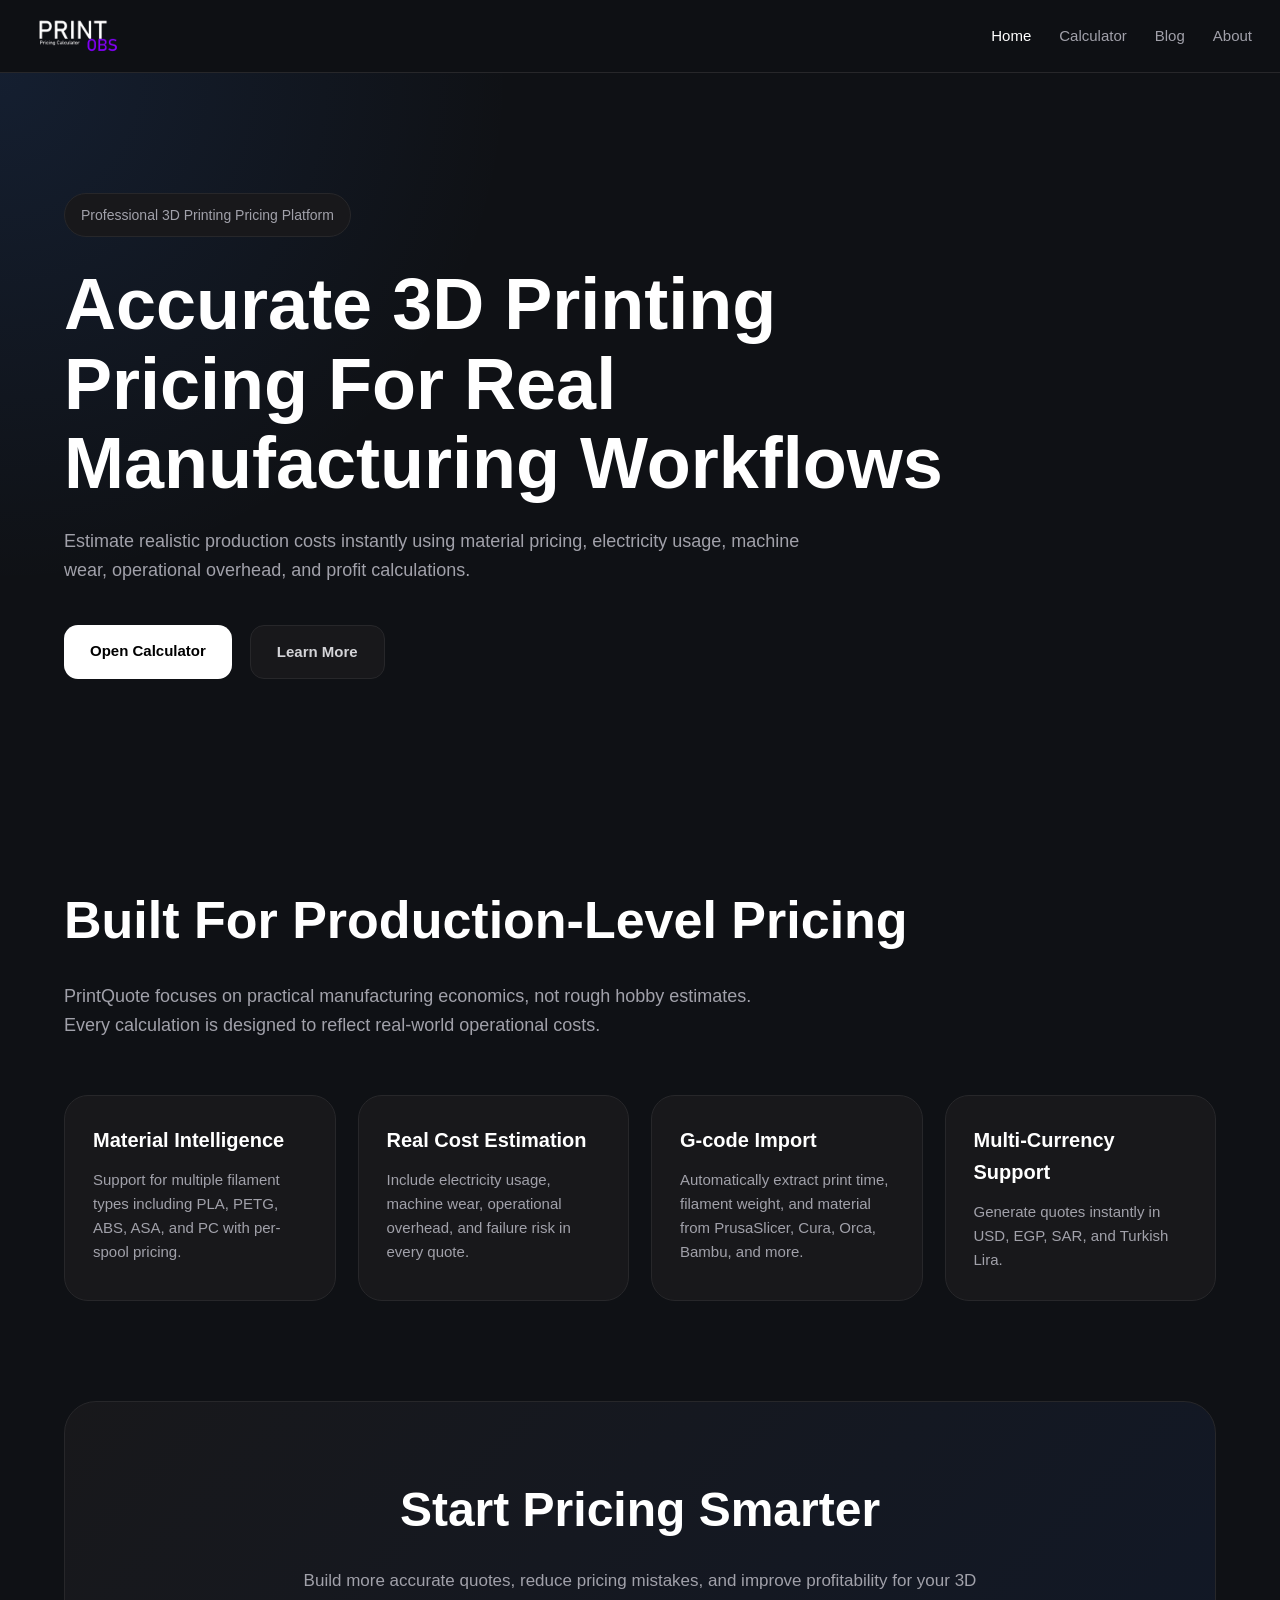
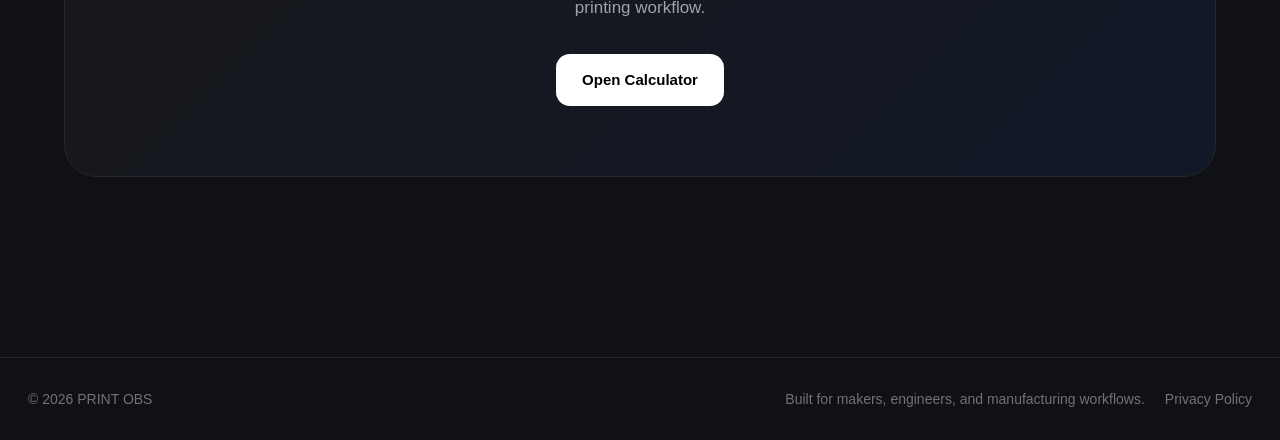
<file: index.html>
<!DOCTYPE html>
<html lang="en">
<head>
    <meta charset="UTF-8" />
    <meta name="viewport" content="width=device-width, initial-scale=1.0" />
    <title>PrintOBS | Professional 3D Printing Pricing</title>
    <link rel="stylesheet" href="styles.css" />
    <script async src="https://pagead2.googlesyndication.com/pagead/js/adsbygoogle.js?client=ca-pub-8421212805358320"
     crossorigin="anonymous"></script>
    <!-- Google tag (gtag.js) -->
<script async src="https://www.googletagmanager.com/gtag/js?id=G-G0H72SKBYG"></script>
<script>
  window.dataLayer = window.dataLayer || [];
  function gtag(){dataLayer.push(arguments);}
  gtag('js', new Date());

  gtag('config', 'G-G0H72SKBYG');
</script>
</head>
<body>

    <!-- NAVBAR -->
    <nav class="navbar">
        <div class="nav-content">

            <a href="index.html" class="logo-wrap">
                <img src="logo.png" alt="PRINT OBS" class="logo-icon" style="width: 100px; height:100px; object-fit:contain;">
            </a>

            <div class="nav-right">
                <div class="nav-links">
                    <a href="index.html" class="active">Home</a>
                    <a href="calculator.html">Calculator</a>
                    <a href="blog.html">Blog</a>
                    <a href="about.html">About</a>
                </div>
            </div>

        </div>
    </nav>

    <!-- HERO -->
    <section class="hero hero--index">
        <div class="container hero-content">

            <div class="hero-tag">Professional 3D Printing Pricing Platform</div>

            <h1>Accurate 3D Printing Pricing For Real Manufacturing Workflows</h1>

            <p>Estimate realistic production costs instantly using material pricing, electricity usage, machine wear, operational overhead, and profit calculations.</p>

            <div class="hero-buttons">
                <a href="calculator.html" class="button-primary">Open Calculator</a>
                <a href="blog.html" class="button-secondary">Learn More</a>
            </div>
           
        </div>
    </section>

    <!-- FEATURES -->
    <section class="section">
        <div class="container">

            <h2 class="section-title">Built For Production-Level Pricing</h2>

            <p class="section-sub">PrintQuote focuses on practical manufacturing economics, not rough hobby estimates. Every calculation is designed to reflect real-world operational costs.</p>

            <div class="features-grid">

                <div class="feature-card">
                    <h3>Material Intelligence</h3>
                    <p>Support for multiple filament types including PLA, PETG, ABS, ASA, and PC with per-spool pricing.</p>
                </div>

                <div class="feature-card">
                    <h3>Real Cost Estimation</h3>
                    <p>Include electricity usage, machine wear, operational overhead, and failure risk in every quote.</p>
                </div>

                <div class="feature-card">
                    <h3>G-code Import</h3>
                    <p>Automatically extract print time, filament weight, and material from PrusaSlicer, Cura, Orca, Bambu, and more.</p>
                </div>

                <div class="feature-card">
                    <h3>Multi-Currency Support</h3>
                    <p>Generate quotes instantly in USD, EGP, SAR, and Turkish Lira.</p>
                </div>

            </div>

        </div>
    </section>

    <!-- CTA -->
    <section style="padding-bottom:100px;">
        <div class="container">
            <div class="cta-box">
                <h2>Start Pricing Smarter</h2>
                <p>Build more accurate quotes, reduce pricing mistakes, and improve profitability for your 3D printing workflow.</p>
                <a href="calculator.html" class="button-primary">Open Calculator</a>
            </div>
        </div>
    </section>

    <!-- FOOTER -->
    <footer>
    <div class="footer-content">
        <p>© 2026 PRINT OBS</p>
        <div style="display:flex; gap:20px; flex-wrap:wrap; align-items:center;">
            <p>Built for makers, engineers, and manufacturing workflows.</p>
            <a href="privacy.html" style="color:#71717a; font-size:14px; transition:color 0.15s;"
               onmouseover="this.style.color='#fff'" onmouseout="this.style.color='#71717a'">Privacy Policy</a>
        </div>
    </div>
</footer>

</body>
</html>
</file>
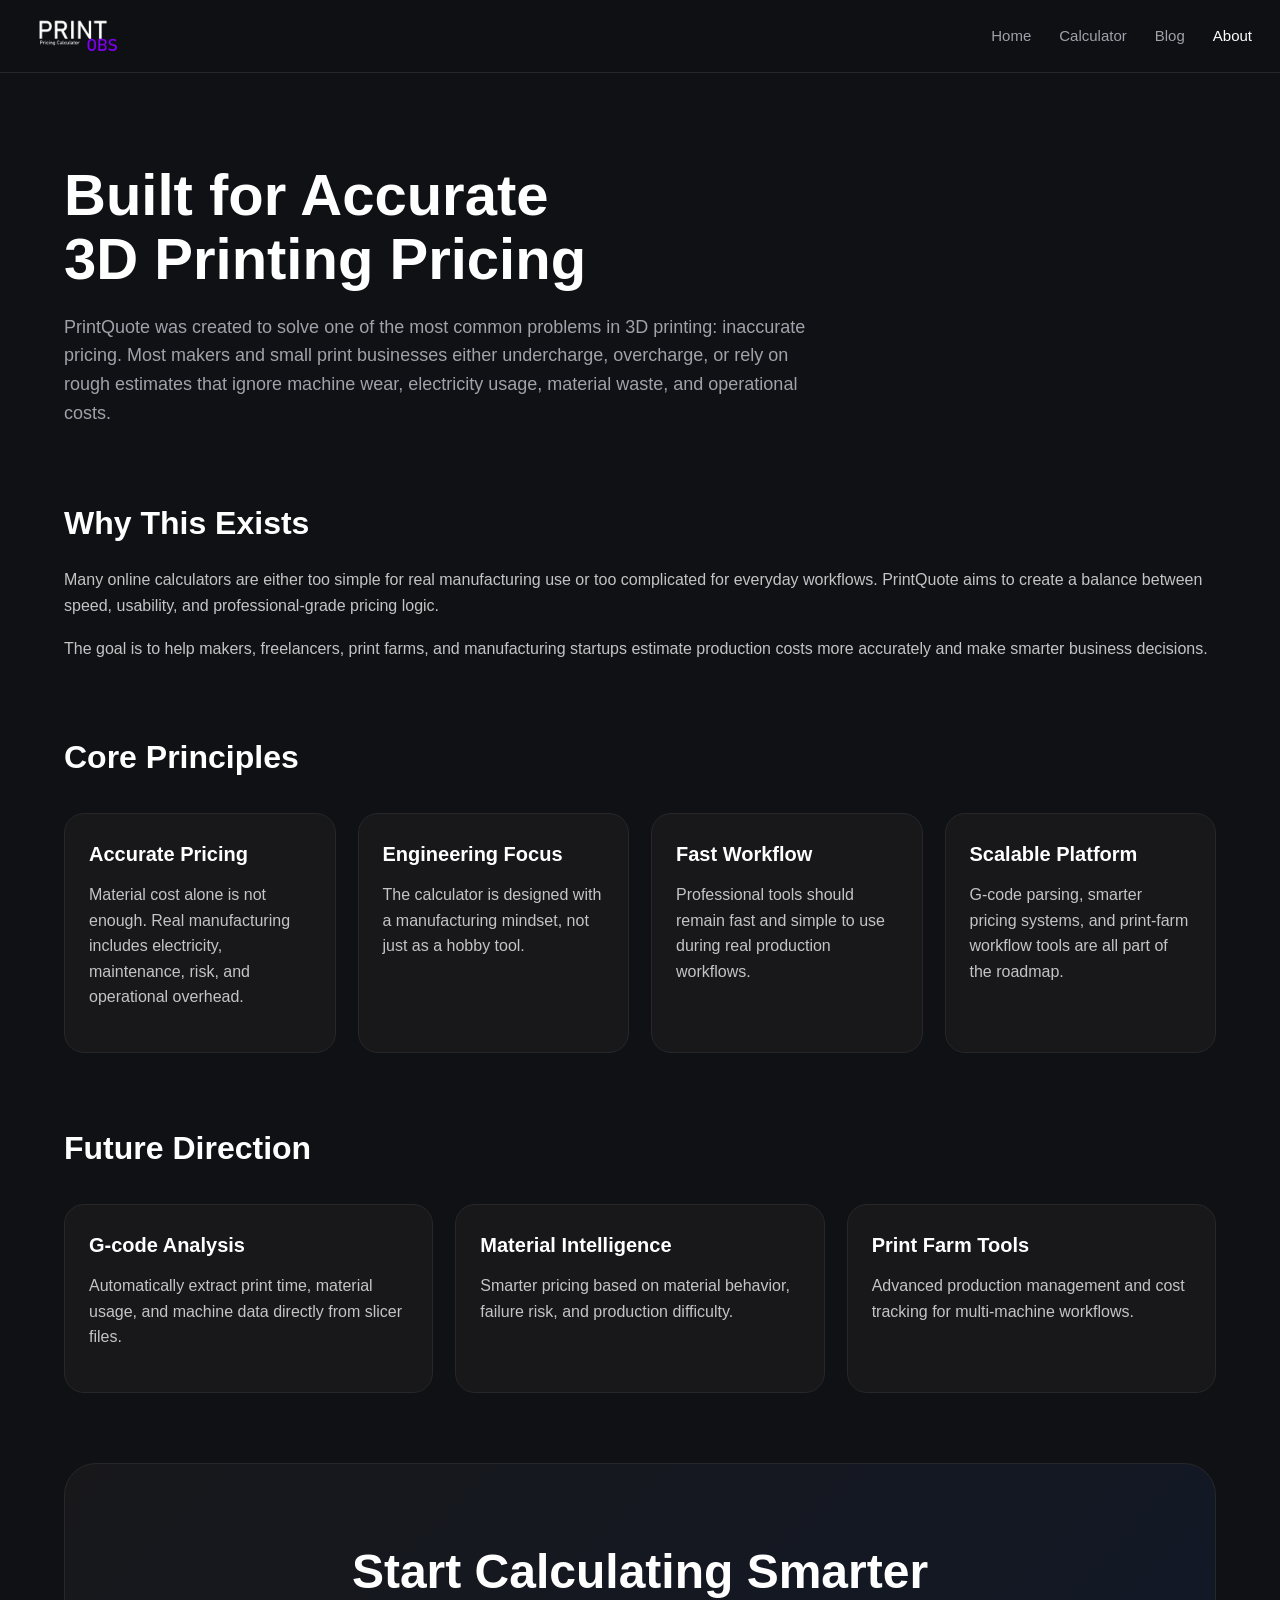
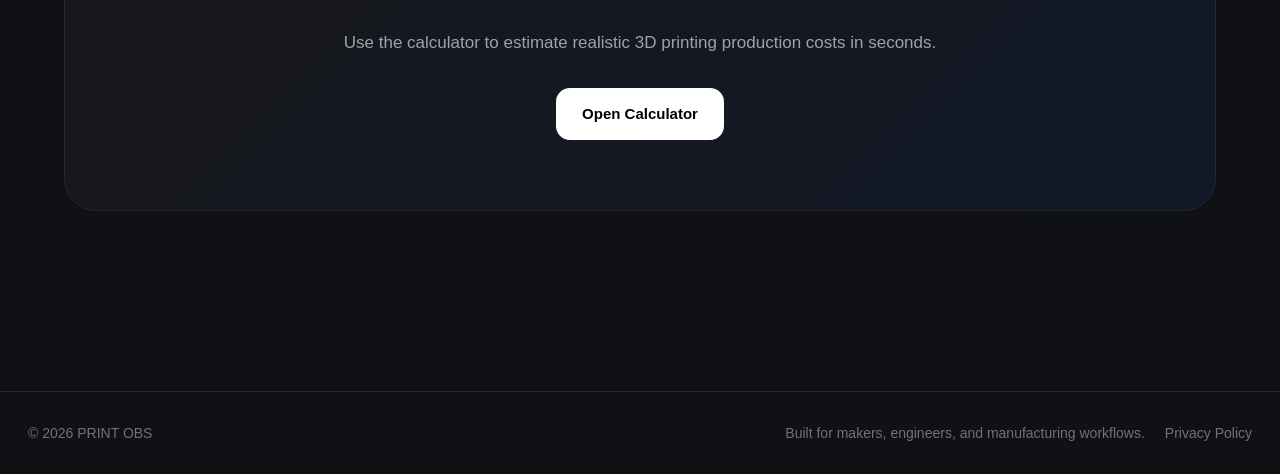
<file: about.html>
<!DOCTYPE html>
<html lang="en">
<head>
    <meta charset="UTF-8" />
    <meta name="viewport" content="width=device-width, initial-scale=1.0" />
    <title>About | PrintOBS</title>
    <link rel="stylesheet" href="styles.css" />
    <!-- Google tag (gtag.js) -->
<script async src="https://www.googletagmanager.com/gtag/js?id=G-G0H72SKBYG"></script>
<script>
  window.dataLayer = window.dataLayer || [];
  function gtag(){dataLayer.push(arguments);}
  gtag('js', new Date());

  gtag('config', 'G-G0H72SKBYG');
</script>
</head>
<body>

    <!-- NAVBAR -->
    <nav class="navbar">
        <div class="nav-content">

            <a href="index.html" class="logo-wrap">
                <img src="logo.png" alt="PRINT OBS" class="logo-icon" style="width: 100px; height:100px; object-fit:contain;">
            </a>

            <div class="nav-right">
                <div class="nav-links">
                    <a href="index.html">Home</a>
                    <a href="calculator.html">Calculator</a>
                    <a href="blog.html">Blog</a>
                    <a href="about.html" class="active">About</a>
                </div>
            </div>

        </div>
    </nav>

    <!-- HERO -->
    <section class="hero">
        <div class="container">
            <h1>Built for Accurate<br>3D Printing Pricing</h1>
            <p class="hero-desc">PrintQuote was created to solve one of the most common problems in 3D printing: inaccurate pricing. Most makers and small print businesses either undercharge, overcharge, or rely on rough estimates that ignore machine wear, electricity usage, material waste, and operational costs.</p>
        </div>
    </section>

    <!-- WHY -->
    <section class="container">
        <div class="content-section">
            <h2>Why This Exists</h2>
            <p>Many online calculators are either too simple for real manufacturing use or too complicated for everyday workflows. PrintQuote aims to create a balance between speed, usability, and professional-grade pricing logic.</p>
            <p>The goal is to help makers, freelancers, print farms, and manufacturing startups estimate production costs more accurately and make smarter business decisions.</p>
        </div>
    </section>

    <!-- CORE PRINCIPLES -->
    <section class="container">
        <div class="content-section">
            <h2>Core Principles</h2>
            <div class="grid">

                <div class="card">
                    <h3>Accurate Pricing</h3>
                    <p>Material cost alone is not enough. Real manufacturing includes electricity, maintenance, risk, and operational overhead.</p>
                </div>

                <div class="card">
                    <h3>Engineering Focus</h3>
                    <p>The calculator is designed with a manufacturing mindset, not just as a hobby tool.</p>
                </div>

                <div class="card">
                    <h3>Fast Workflow</h3>
                    <p>Professional tools should remain fast and simple to use during real production workflows.</p>
                </div>

                <div class="card">
                    <h3>Scalable Platform</h3>
                    <p>G-code parsing, smarter pricing systems, and print-farm workflow tools are all part of the roadmap.</p>
                </div>

            </div>
        </div>
    </section>

    <!-- FUTURE -->
    <section class="container">
        <div class="content-section">
            <h2>Future Direction</h2>
            <div class="grid">

                <div class="card">
                    <h3>G-code Analysis</h3>
                    <p>Automatically extract print time, material usage, and machine data directly from slicer files.</p>
                </div>

                <div class="card">
                    <h3>Material Intelligence</h3>
                    <p>Smarter pricing based on material behavior, failure risk, and production difficulty.</p>
                </div>

                <div class="card">
                    <h3>Print Farm Tools</h3>
                    <p>Advanced production management and cost tracking for multi-machine workflows.</p>
                </div>

            </div>
        </div>
    </section>

    <!-- CTA -->
    <section style="padding-bottom:100px;">
        <div class="container">
            <div class="cta-box">
                <h2>Start Calculating Smarter</h2>
                <p>Use the calculator to estimate realistic 3D printing production costs in seconds.</p>
                <a href="calculator.html" class="button-primary">Open Calculator</a>
            </div>
        </div>
    </section>

    <!-- FOOTER -->
    <footer>
    <div class="footer-content">
        <p>© 2026 PRINT OBS</p>
        <div style="display:flex; gap:20px; flex-wrap:wrap; align-items:center;">
            <p>Built for makers, engineers, and manufacturing workflows.</p>
            <a href="privacy.html" style="color:#71717a; font-size:14px; transition:color 0.15s;"
               onmouseover="this.style.color='#fff'" onmouseout="this.style.color='#71717a'">Privacy Policy</a>
        </div>
    </div>
</footer>

</body>
</html>
</file>
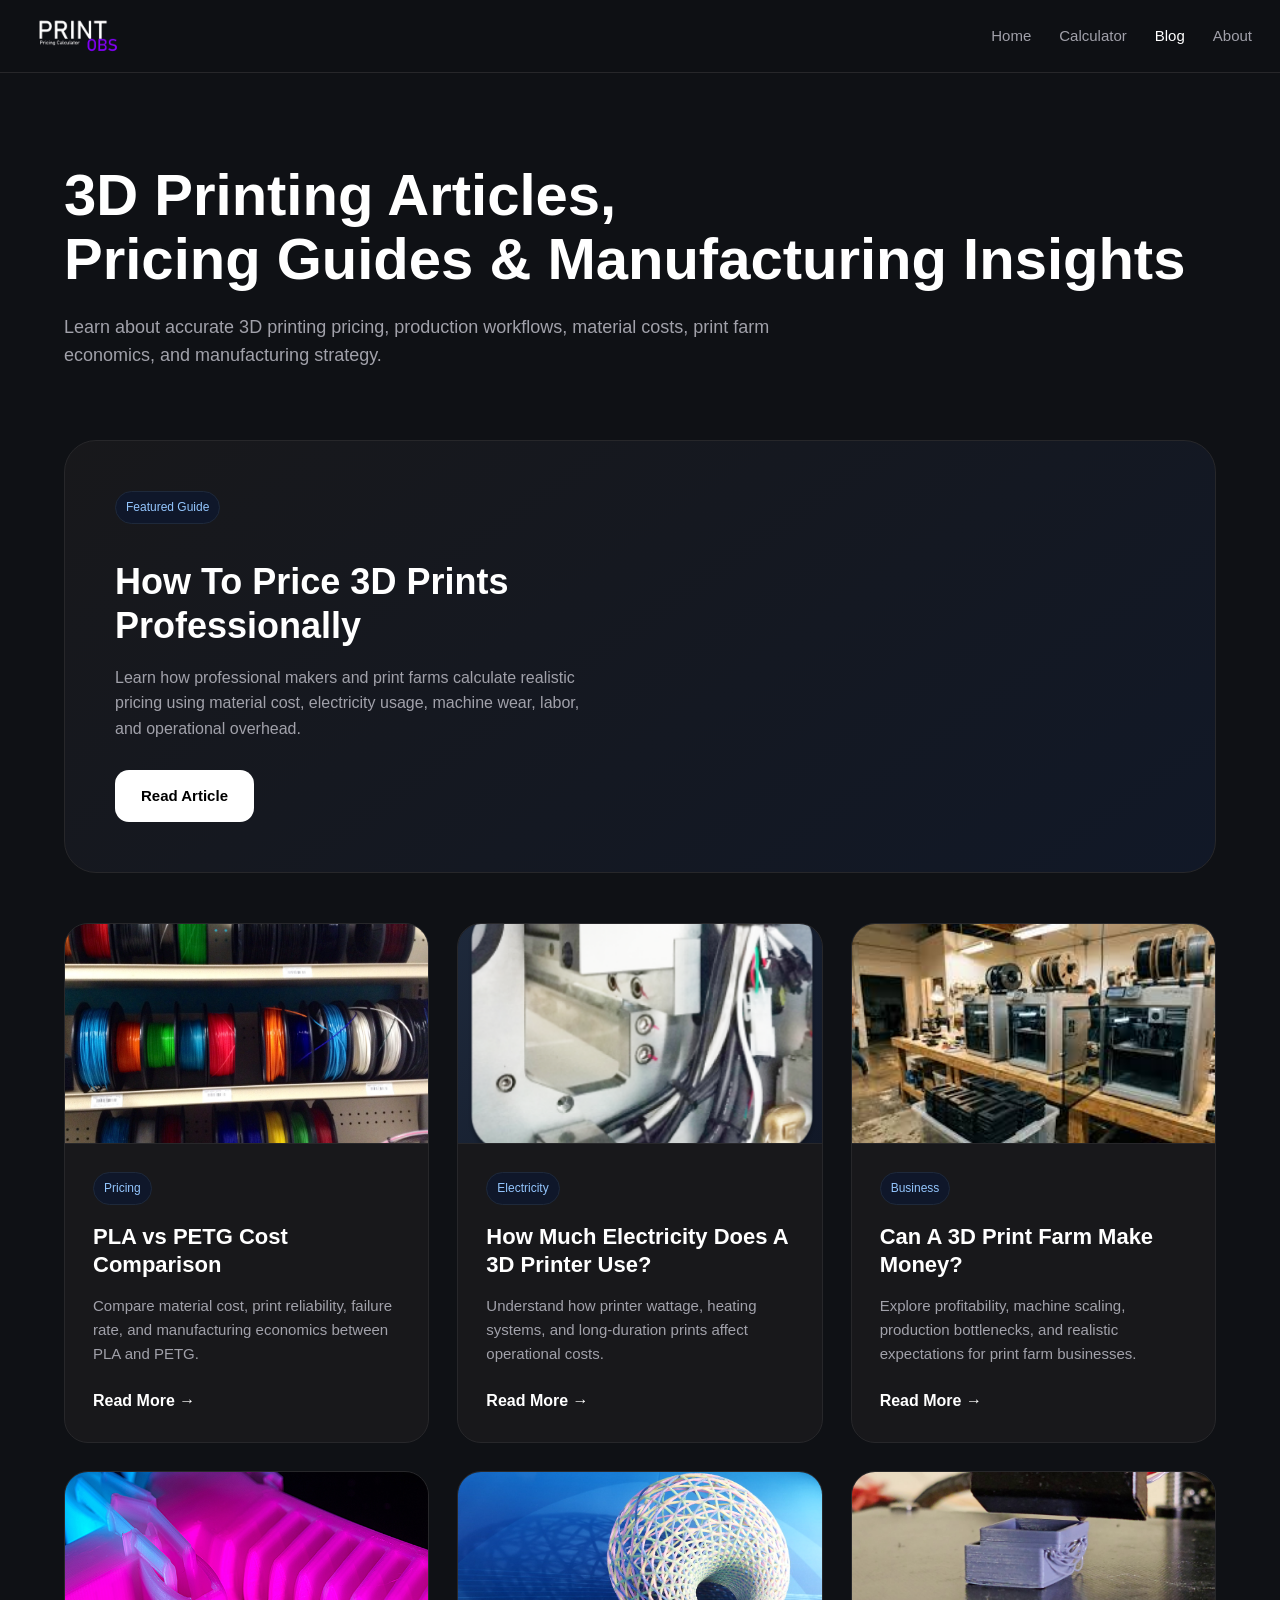
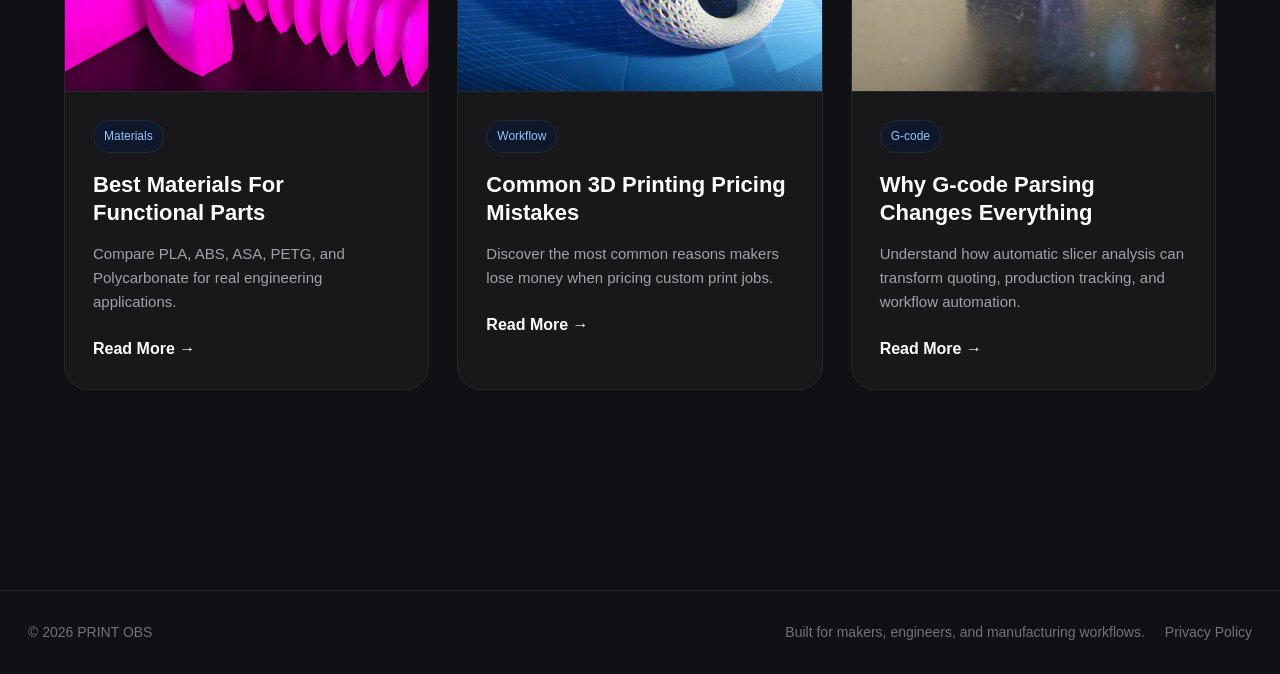
<file: blog.html>
<!DOCTYPE html>
<html lang="en">
<head>
    <meta charset="UTF-8" />
    <meta name="viewport" content="width=device-width, initial-scale=1.0" />
    <title>Blog | PrintOBS</title>
    <link rel="stylesheet" href="styles.css" />
    <script async src="https://pagead2.googlesyndication.com/pagead/js/adsbygoogle.js?client=ca-pub-8421212805358320"
     crossorigin="anonymous"></script>
    <!-- Google tag (gtag.js) -->
<script async src="https://www.googletagmanager.com/gtag/js?id=G-G0H72SKBYG"></script>
<script>
  window.dataLayer = window.dataLayer || [];
  function gtag(){dataLayer.push(arguments);}
  gtag('js', new Date());

  gtag('config', 'G-G0H72SKBYG');
</script>
</head>
<body>

    <!-- NAVBAR -->
    <nav class="navbar">
        <div class="nav-content">

            <a href="index.html" class="logo-wrap">
                <img src="logo.png" alt="PRINT OBS" class="logo-icon" style="width: 100px; height:100px; object-fit:contain;">
            </a>

            <div class="nav-right">
                <div class="nav-links">
                    <a href="index.html">Home</a>
                    <a href="calculator.html">Calculator</a>
                    <a href="blog.html" class="active">Blog</a>
                    <a href="about.html">About</a>
                </div>
            </div>

        </div>
    </nav>

    <!-- HERO -->
    <section class="hero">
        <div class="container">
            <h1>3D Printing Articles,<br>Pricing Guides & Manufacturing Insights</h1>
            <p class="hero-desc">Learn about accurate 3D printing pricing, production workflows, material costs, print farm economics, and manufacturing strategy.</p>
        </div>
    </section>

    <!-- BLOG CONTENT -->
    <section class="blog-section">
        <div class="container">

            <!-- FEATURED -->
            <div class="featured">
                <div class="featured-grid">


                    <div class="featured-content">
                        <div class="blog-tag">Featured Guide</div>
                        <h2>How To Price 3D Prints Professionally</h2>
                        <p>Learn how professional makers and print farms calculate realistic pricing using material cost, electricity usage, machine wear, labor, and operational overhead.</p>
                        <a href="post.html?id=how-to-price-3d-prints" class="button-primary">Read Article</a>
                    </div>

                </div>
            </div>

            <!-- POSTS GRID -->
            <div class="blog-grid">

                <div class="blog-card">
                    <div class="blog-image">
                        <img src="PLA VS PETG.jpg" alt="PLA vs PETG" style="width:100%; height:100%; object-fit:cover;">
                    </div>
                    <div class="blog-content">
                        <div class="blog-tag">Pricing</div>
                        <h3 class="blog-title">PLA vs PETG Cost Comparison</h3>
                        <p class="blog-desc">Compare material cost, print reliability, failure rate, and manufacturing economics between PLA and PETG.</p>
                        <a href="post.html?id=pla-vs-petg" class="read-more">Read More &rarr;</a>
                    </div>
                </div>

                <div class="blog-card">
                    <div class="blog-image">
                        <img src="Elictric.png" alt="PLA vs PETG" style="width:100%; height:100%; object-fit:cover;">
                    </div>
                    <div class="blog-content">
                        <div class="blog-tag">Electricity</div>
                        <h3 class="blog-title">How Much Electricity Does A 3D Printer Use?</h3>
                        <p class="blog-desc">Understand how printer wattage, heating systems, and long-duration prints affect operational costs.</p>
                        <a href="post.html?id=printer-electricity-cost" class="read-more">Read More &rarr;</a>
                    </div>
                </div>

                <div class="blog-card">
                    <div class="blog-image">
                        <img src="farm.jpg" alt="PLA vs PETG" style="width:100%; height:100%; object-fit:cover;">
                    </div>
                    <div class="blog-content">
                        <div class="blog-tag">Business</div>
                        <h3 class="blog-title">Can A 3D Print Farm Make Money?</h3>
                        <p class="blog-desc">Explore profitability, machine scaling, production bottlenecks, and realistic expectations for print farm businesses.</p>
                        <a href="post.html?id=print-farm-profitability" class="read-more">Read More &rarr;</a>
                    </div>
                </div>

                <div class="blog-card">
                    <div class="blog-image">
                        <img src="materials.jpg" alt="PLA vs PETG" style="width:100%; height:100%; object-fit:cover;">
                    </div>
                    <div class="blog-content">
                        <div class="blog-tag">Materials</div>
                        <h3 class="blog-title">Best Materials For Functional Parts</h3>
                        <p class="blog-desc">Compare PLA, ABS, ASA, PETG, and Polycarbonate for real engineering applications.</p>
                        <a href="post.html?id=materials-for-functional-parts" class="read-more">Read More &rarr;</a>
                    </div>
                </div>

                <div class="blog-card">
                    <div class="blog-image">
                        <img src="pricing.jpg" alt="PLA vs PETG" style="width:100%; height:100%; object-fit:cover;">
                    </div>
                    <div class="blog-content">
                        <div class="blog-tag">Workflow</div>
                        <h3 class="blog-title">Common 3D Printing Pricing Mistakes</h3>
                        <p class="blog-desc">Discover the most common reasons makers lose money when pricing custom print jobs.</p>
                        <a href="post.html?id=pricing-mistakes" class="read-more">Read More &rarr;</a>
                    </div>
                </div>

                <div class="blog-card">
                    <div class="blog-image">
                        <img src="gcode.jpg" alt="PLA vs PETG" style="width:100%; height:100%; object-fit:cover;">
                    </div>
                    <div class="blog-content">
                        <div class="blog-tag">G-code</div>
                        <h3 class="blog-title">Why G-code Parsing Changes Everything</h3>
                        <p class="blog-desc">Understand how automatic slicer analysis can transform quoting, production tracking, and workflow automation.</p>
                        <a href="post.html?id=gcode-parsing" class="read-more">Read More &rarr;</a>
                    </div>
                </div>

            </div>

        </div>
    </section>

    <!-- FOOTER -->
    <footer>
    <div class="footer-content">
        <p>© 2026 PRINT OBS</p>
        <div style="display:flex; gap:20px; flex-wrap:wrap; align-items:center;">
            <p>Built for makers, engineers, and manufacturing workflows.</p>
            <a href="privacy.html" style="color:#71717a; font-size:14px; transition:color 0.15s;"
               onmouseover="this.style.color='#fff'" onmouseout="this.style.color='#71717a'">Privacy Policy</a>
        </div>
    </div>
</footer>

</body>
</html>
</file>
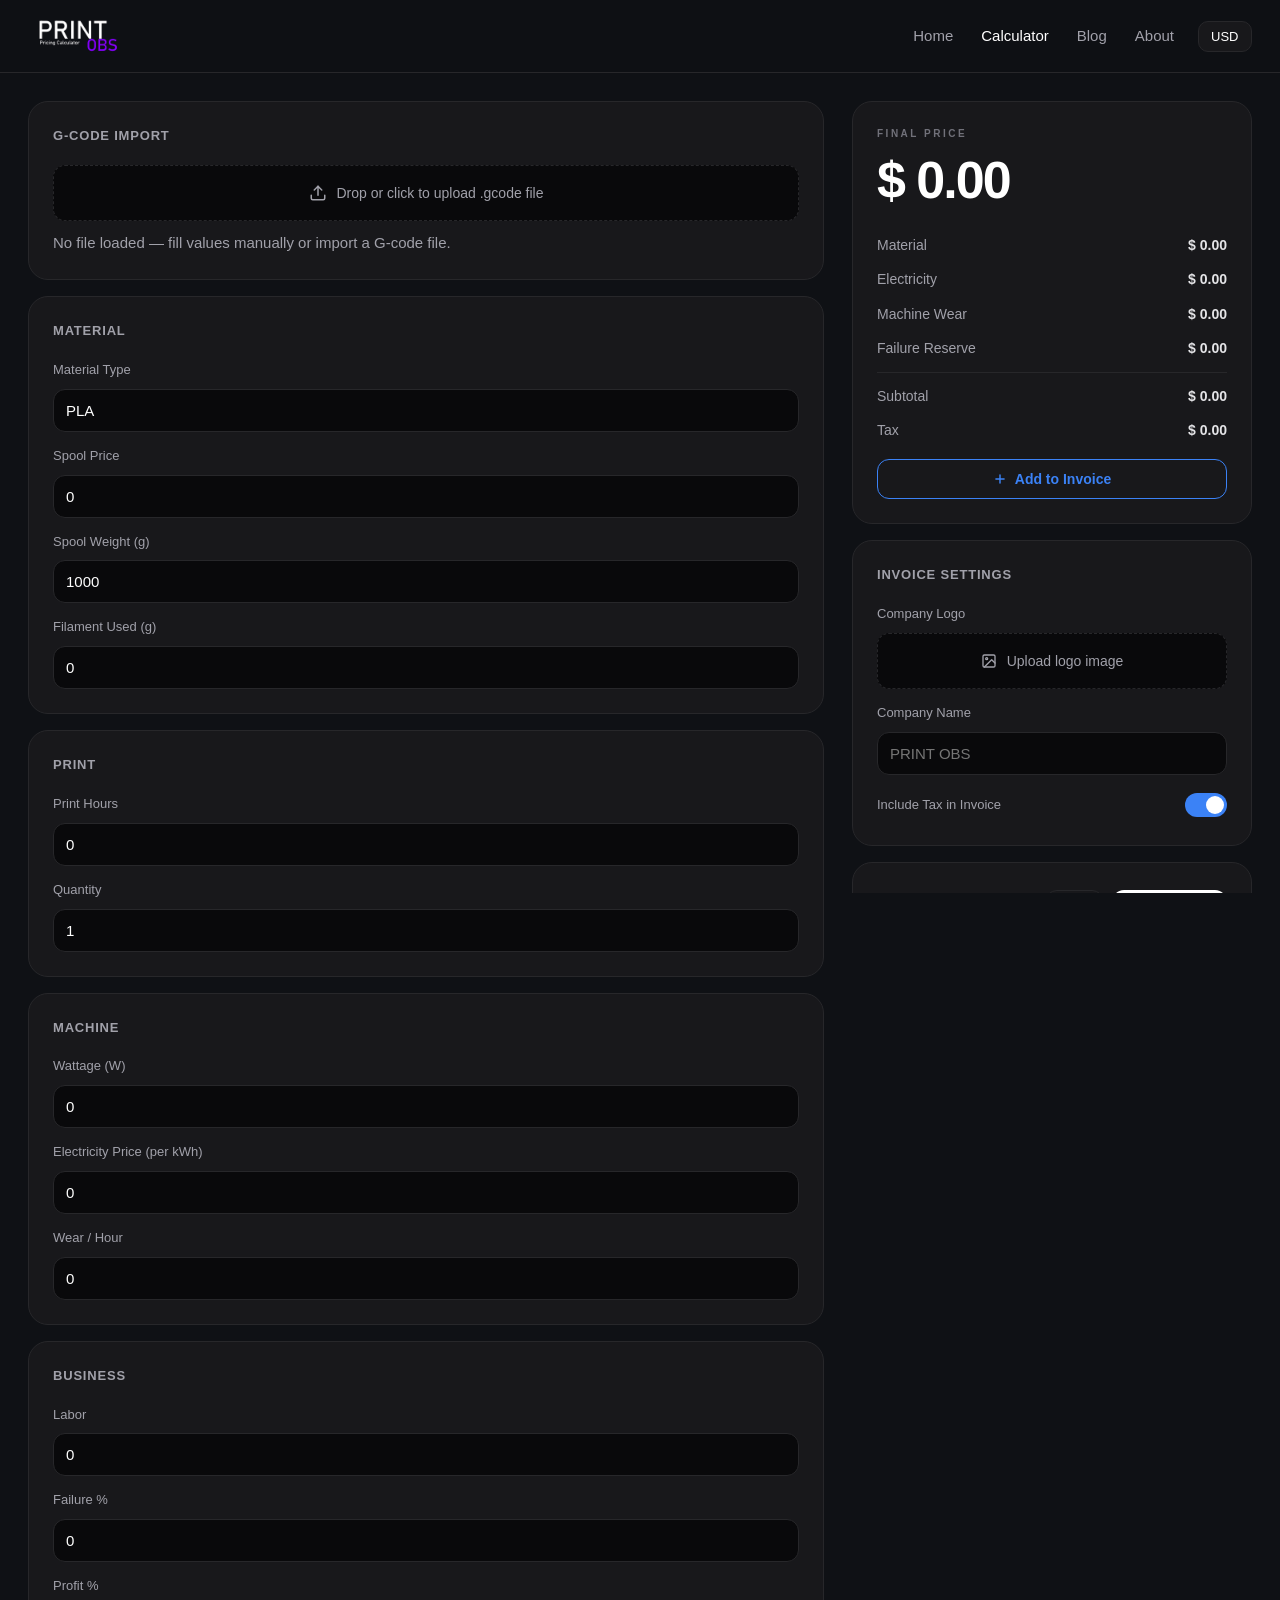
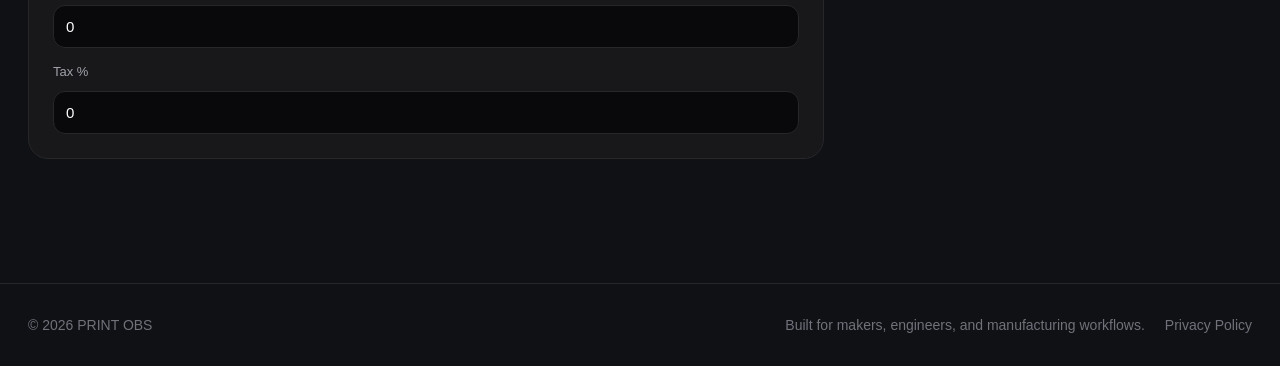
<file: calculator.html>
<!DOCTYPE html>
<html lang="en">
<head>
    <meta charset="UTF-8" />
    <meta name="viewport" content="width=device-width, initial-scale=1.0" />
    <meta
  name="description"
  content="Calculate 3D printing costs, generate professional quotes and invoices, estimate material usage, labor, machine costs, and taxes with PrintOps.">
    <title>3D Printing Cost Calculator & Quote Generator | PrintOps</title>
    <link rel="stylesheet" href="styles.css" />
    <script async src="https://pagead2.googlesyndication.com/pagead/js/adsbygoogle.js?client=ca-pub-8421212805358320"
     crossorigin="anonymous"></script>
    <!-- Google tag (gtag.js) -->
<script async src="https://www.googletagmanager.com/gtag/js?id=G-G0H72SKBYG"></script>
<script>
  window.dataLayer = window.dataLayer || [];
  function gtag(){dataLayer.push(arguments);}
  gtag('js', new Date());

  gtag('config', 'G-G0H72SKBYG');
</script>
</head>
<body>

    <!-- NAVBAR -->
    <nav class="navbar">
        <div class="nav-content">

            <a href="index.html" class="logo-wrap">
                <img src="logo.png" alt="PRINT OBS" class="logo-icon" style="width: 100px; height:100px; object-fit:contain;">
            </a>

            <div class="nav-right">
                <div class="nav-links">
                    <a href="index.html">Home</a>
                    <a href="calculator.html" class="active">Calculator</a>
                    <a href="blog.html">Blog</a>
                    <a href="about.html">About</a>
                </div>
                <select id="currency" class="nav-currency">
                    <option value="$">USD</option>
                    <option value="EGP">EGP</option>
                    <option value="SAR">SAR</option>
                    <option value="TL">TL</option>
                </select>
            </div>

        </div>
    </nav>

    <!-- PAGE BODY -->
    <div class="calc-wrap">
        <div class="calc-grid">

            <!-- LEFT COLUMN -->
            <div>

                <!-- GCODE UPLOAD -->
                <div class="card" style="margin-bottom:16px;">
                    <h2>G-code Import</h2>
                    <input type="file" id="gcodeFile" accept=".gcode,.gco,.gc" />
                    <label for="gcodeFile" class="gcode-label">
                        <svg width="18" height="18" viewBox="0 0 24 24" fill="none" stroke="currentColor" stroke-width="2" stroke-linecap="round" stroke-linejoin="round">
                            <path d="M21 15v4a2 2 0 0 1-2 2H5a2 2 0 0 1-2-2v-4"/>
                            <polyline points="17 8 12 3 7 8"/>
                            <line x1="12" y1="3" x2="12" y2="15"/>
                        </svg>
                        Drop or click to upload .gcode file
                    </label>
                    <p id="gcodeStatus" class="gcode-status">No file loaded — fill values manually or import a G-code file.</p>
                </div>

                <!-- MATERIAL -->
                <div class="card">
                    <h2>Material</h2>
                    <div class="inputs">

                        <div class="input-group">
                            <label>Material Type</label>
                            <select id="material">
                                <option value="PLA">PLA</option>
                                <option value="PETG">PETG</option>
                                <option value="ASA">ASA</option>
                                <option value="ABS">ABS</option>
                                <option value="PC">PC</option>
                            </select>
                        </div>

                        <div class="input-group">
                            <label>Spool Price</label>
                            <input id="spoolPrice" type="number" value="0" min="0" step="0.01" placeholder="0.00">
                        </div>

                        <div class="input-group">
                            <label>Spool Weight (g)</label>
                            <input id="spoolWeight" type="number" value="1000" min="1" step="1" placeholder="1000">
                        </div>

                        <div class="input-group">
                            <label>Filament Used (g)</label>
                            <input id="filamentUsed" type="number" value="0" min="0" step="0.1" placeholder="0">
                        </div>

                    </div>
                </div>

                <!-- PRINT -->
                <div class="card">
                    <h2>Print</h2>
                    <div class="inputs">

                        <div class="input-group">
                            <label>Print Hours</label>
                            <input id="printHours" type="number" value="0" min="0" step="0.01" placeholder="0">
                        </div>

                        <div class="input-group">
                            <label>Quantity</label>
                            <input id="quantity" type="number" value="1" min="1" step="1" placeholder="1">
                        </div>

                    </div>
                </div>

                <!-- MACHINE -->
                <div class="card">
                    <h2>Machine</h2>
                    <div class="inputs">

                        <div class="input-group">
                            <label>Wattage (W)</label>
                            <input id="wattage" type="number" value="0" min="0" step="1" placeholder="350">
                        </div>

                        <div class="input-group">
                            <label>Electricity Price (per kWh)</label>
                            <input id="electricity" type="number" value="0" min="0" step="0.01" placeholder="0.00">
                        </div>

                        <div class="input-group">
                            <label>Wear / Hour</label>
                            <input id="wear" type="number" value="0" min="0" step="0.01" placeholder="0.00">
                        </div>

                    </div>
                </div>

                <!-- BUSINESS -->
                <div class="card">
                    <h2>Business</h2>
                    <div class="inputs">

                        <div class="input-group">
                            <label>Labor</label>
                            <input id="labor" type="number" value="0" min="0" step="0.01" placeholder="0.00">
                        </div>

                        <div class="input-group">
                            <label>Failure %</label>
                            <input id="failure" type="number" value="0" min="0" step="1" placeholder="0">
                        </div>

                        <div class="input-group">
                            <label>Profit %</label>
                            <input id="profit" type="number" value="0" min="0" step="1" placeholder="0">
                        </div>

                        <div class="input-group">
                            <label>Tax %</label>
                            <input id="tax" type="number" value="0" min="0" step="0.1" placeholder="0">
                        </div>

                    </div>
                </div>

            </div>

            <!-- RIGHT COLUMN -->
            <div class="right-col">

                <!-- QUOTE CARD -->
                <div class="card quote-card">

                    <div id="matLabel">FINAL PRICE</div>
                    <div class="price" id="finalPrice">$ 0.00</div>

                    <div>
                        <div class="row"><span>Material</span><span id="matCost">$ 0.00</span></div>
                        <div class="row"><span>Electricity</span><span id="elecCost">$ 0.00</span></div>
                        <div class="row"><span>Machine Wear</span><span id="wearCost">$ 0.00</span></div>
                        <div class="row"><span>Failure Reserve</span><span id="failCost">$ 0.00</span></div>
                        <div class="divider"></div>
                        <div class="row"><span>Subtotal</span><span id="subtotal">$ 0.00</span></div>
                        <div class="row"><span>Tax</span><span id="taxCost">$ 0.00</span></div>
                    </div>

                    <button class="add-invoice-btn" id="addToInvoiceBtn" onclick="addToInvoice()">
                        <svg width="14" height="14" viewBox="0 0 24 24" fill="none" stroke="currentColor" stroke-width="2.5" stroke-linecap="round">
                            <line x1="12" y1="5" x2="12" y2="19"/><line x1="5" y1="12" x2="19" y2="12"/>
                        </svg>
                        Add to Invoice
                    </button>

                </div>

                <!-- INVOICE SETTINGS -->
                <div class="card" style="margin-top:16px;">
                    <h2>Invoice Settings</h2>
                    <div class="inputs">

                        <div class="input-group">
                            <label>Company Logo</label>
                            <div id="logoArea">
                                <input type="file" id="logoUpload" accept="image/*" style="display:none;">
                                <label for="logoUpload" class="gcode-label">
                                    <svg width="16" height="16" viewBox="0 0 24 24" fill="none" stroke="currentColor" stroke-width="2" stroke-linecap="round" stroke-linejoin="round">
                                        <rect x="3" y="3" width="18" height="18" rx="2"/>
                                        <circle cx="8.5" cy="8.5" r="1.5"/>
                                        <polyline points="21 15 16 10 5 21"/>
                                    </svg>
                                    Upload logo image
                                </label>
                            </div>
                        </div>

                        <div class="input-group">
                            <label>Company Name</label>
                            <input type="text" id="companyName" placeholder="PRINT OBS">
                        </div>

                        <div class="toggle-row">
                            <span>Include Tax in Invoice</span>
                            <label class="toggle-switch">
                                <input type="checkbox" id="includeTax" checked>
                                <span class="toggle-slider"></span>
                            </label>
                        </div>

                    </div>
                </div>

                <!-- INVOICE -->
                <div class="card" style="margin-top:16px;">
                    <div class="invoice-header-row">
                        <h2 style="margin-bottom:0;">Invoice</h2>
                        <div style="display:flex; gap:8px;">
                            <button class="invoice-clear-btn" onclick="clearInvoice()">Clear</button>
                            <button class="invoice-print-btn" onclick="printInvoice()">
                                <svg width="13" height="13" viewBox="0 0 24 24" fill="none" stroke="currentColor" stroke-width="2.5" stroke-linecap="round" stroke-linejoin="round" style="vertical-align:middle; margin-right:4px;">
                                    <polyline points="6 9 6 2 18 2 18 9"/>
                                    <path d="M6 18H4a2 2 0 0 1-2-2v-5a2 2 0 0 1 2-2h16a2 2 0 0 1 2 2v5a2 2 0 0 1-2 2h-2"/>
                                    <rect x="6" y="14" width="12" height="8"/>
                                </svg>
                                Print / PDF
                            </button>
                        </div>
                    </div>

                    <div id="invoiceItems">
                        <p class="invoice-empty">No items yet — calculate a price and click <strong>Add to Invoice</strong>.</p>
                    </div>

                    <div id="invoiceTotals" style="display:none;">
                        <div class="divider"></div>
                        <div class="row" style="font-size:13px;"><span>Pre-tax Total</span><span id="invPreTax"></span></div>
                        <div class="row" id="invTaxRow" style="font-size:13px;"><span>Tax</span><span id="invTax"></span></div>
                        <div class="divider"></div>
                        <div class="row" style="font-size:16px; font-weight:700;"><span>Total</span><span id="invTotal"></span></div>
                    </div>
                </div>

            </div>

        </div>
    </div>

    <!-- Hidden print view — populated by printInvoice() -->
    <div id="invoice-print-view" style="display:none;"></div>

    <!-- FOOTER -->
    <footer>
        <div class="footer-content">
            <p>© 2026 PRINT OBS</p>
            <div style="display:flex; gap:20px; flex-wrap:wrap; align-items:center;">
                <p>Built for makers, engineers, and manufacturing workflows.</p>
                <a href="privacy.html" style="color:#71717a; font-size:14px; transition:color 0.15s;"
                    onmouseover="this.style.color='#fff'" onmouseout="this.style.color='#71717a'">Privacy Policy</a>
            </div>
        </div>
    </footer>

    <script src="calculator.js"></script>
</body>
</html>
</file>
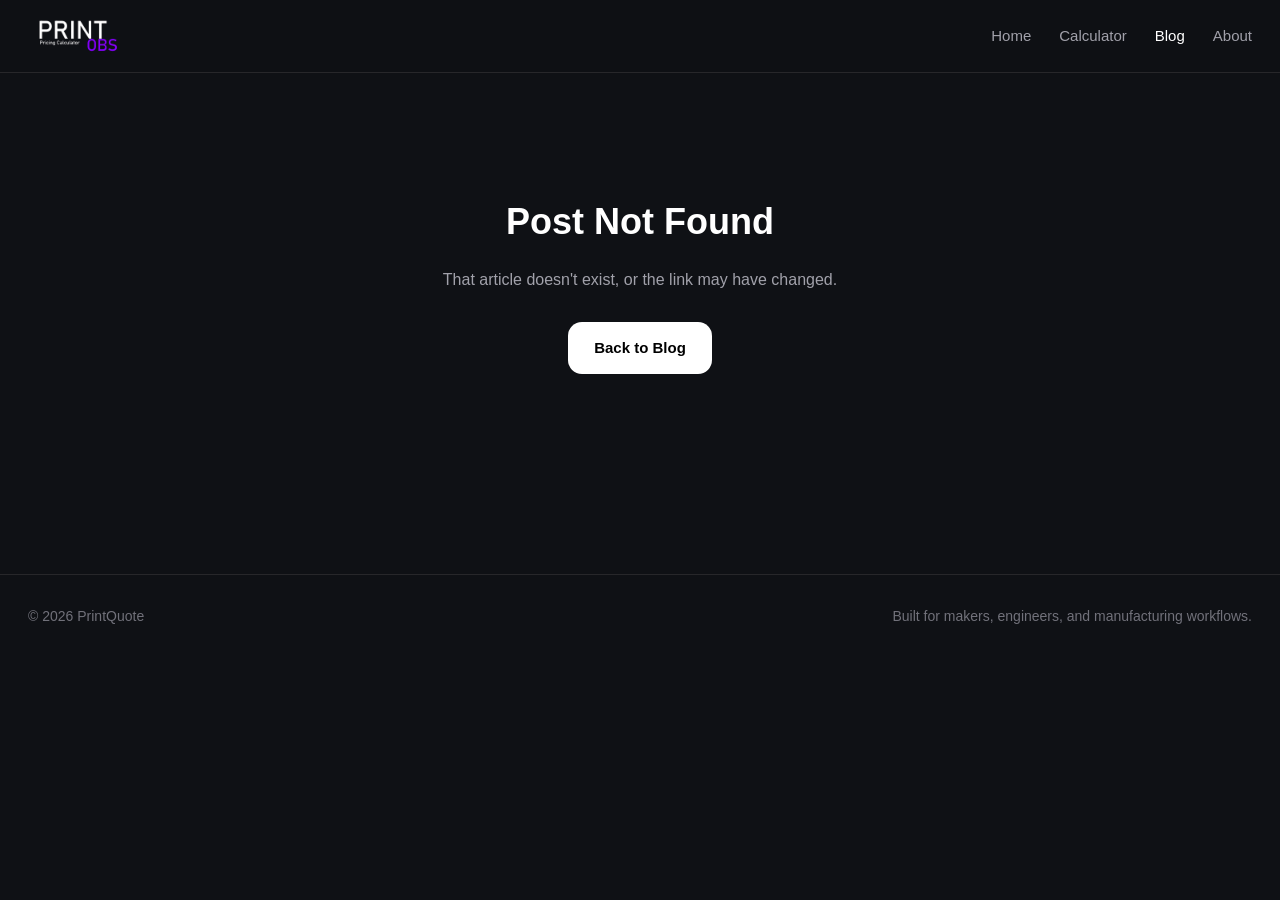
<file: post.html>
<!DOCTYPE html>
<html lang="en">
<head>
    <meta charset="UTF-8" />
    <meta name="viewport" content="width=device-width, initial-scale=1.0" />
    <title>Loading… | PrintQuote</title>
    <link rel="stylesheet" href="styles.css" />
    <script async src="https://pagead2.googlesyndication.com/pagead/js/adsbygoogle.js?client=ca-pub-8421212805358320"
     crossorigin="anonymous"></script>
    <!-- Google tag (gtag.js) -->
<script async src="https://www.googletagmanager.com/gtag/js?id=G-G0H72SKBYG"></script>
<script>
  window.dataLayer = window.dataLayer || [];
  function gtag(){dataLayer.push(arguments);}
  gtag('js', new Date());

  gtag('config', 'G-G0H72SKBYG');
</script>
</head>
<body>

    <!-- NAVBAR -->
    <nav class="navbar">
        <div class="nav-content">

        <a href="index.html" class="logo-wrap">
            <img src="logo.png" alt="PRINT OBS" class="logo-icon" style="width: 100px; height:100px; object-fit:contain;">
        </a>

            <div class="nav-right">
                <div class="nav-links">
                    <a href="index.html">Home</a>
                    <a href="calculator.html">Calculator</a>
                    <a href="blog.html" class="active">Blog</a>
                    <a href="about.html">About</a>
                </div>
            </div>

        </div>
    </nav>

    <!-- CONTENT — rendered by JS -->
    <div id="page-root"></div>

    <!-- FOOTER -->
    <footer>
        <div class="footer-content">
            <p>© 2026 PrintQuote</p>
            <p>Built for makers, engineers, and manufacturing workflows.</p>
        </div>
    </footer>

    <script src="posts.js"></script>
    <script>
    (function () {

        /* ── Read the ?id= parameter ─────────────────────── */
        const params = new URLSearchParams(window.location.search);
        const id     = params.get("id");
        const post   = POSTS.find(p => p.id === id);
        const root   = document.getElementById("page-root");

        /* ── 404 ─────────────────────────────────────────── */
        if (!post) {
            document.title = "Post Not Found | PrintQuote";
            root.innerHTML = `
                <div class="container post-404">
                    <h2>Post Not Found</h2>
                    <p>That article doesn't exist, or the link may have changed.</p>
                    <a href="blog.html" class="button-primary">Back to Blog</a>
                </div>`;
            return;
        }

        /* ── Build table of contents ─────────────────────── */
        const tocItems = (post.toc || []).map(item =>
            `<a class="toc-link" href="#">${item}</a>`
        ).join("");

        const tocHTML = tocItems ? `
            <div class="sidebar-card">
                <h4>In this article</h4>
                ${tocItems}
            </div>` : "";

        /* ── Other posts (sidebar) ───────────────────────── */
        const related = POSTS
            .filter(p => p.id !== post.id)
            .slice(0, 4)
            .map(p => `<a class="toc-link" href="post.html?id=${p.id}">${p.title}</a>`)
            .join("");

        const relatedHTML = related ? `
            <div class="sidebar-card" style="margin-top:0;">
                <h4>More articles</h4>
                ${related}
            </div>` : "";

        /* ── Render ──────────────────────────────────────── */
        document.title = post.title + " | PrintQuote";

        root.innerHTML = `
            <!-- HERO -->
            <section class="post-hero">
                <div class="container">
                    <a href="blog.html" class="post-back">
                        <svg width="16" height="16" viewBox="0 0 24 24" fill="none"
                             stroke="currentColor" stroke-width="2.5"
                             stroke-linecap="round" stroke-linejoin="round">
                            <polyline points="15 18 9 12 15 6"/>
                        </svg>
                        All Articles
                    </a>
                    <div class="post-meta">
                        <span class="blog-tag">${post.tag}</span>
                        <span class="post-date">${post.date}</span>
                    </div>
                    <h1>${post.title}</h1>
                    <p class="post-desc">${post.description}</p>
                </div>
            </section>

            <!-- BODY -->
            <div class="container">
                <div class="post-layout">

                    <!-- Article content -->
                    <article class="post-body">
                        ${post.content}

                        <!-- Bottom CTA -->
                        <div class="callout" style="margin-top:50px; border-left-color: var(--green);">
                            <p><strong>Put these numbers to work.</strong> The PrintQuote calculator implements every cost layer discussed in this article — including G-code import to auto-fill print time and filament weight from your slicer file.</p>
                        </div>
                        <div style="margin-top:20px;">
                            <a href="calculator.html" class="button-primary">Open Calculator</a>
                        </div>
                    </article>

                    <!-- Sidebar -->
                    <aside class="post-sidebar">
                        ${tocHTML}
                        ${relatedHTML}
                    </aside>

                </div>
            </div>`;

    })();
    </script>

</body>
</html>
</file>
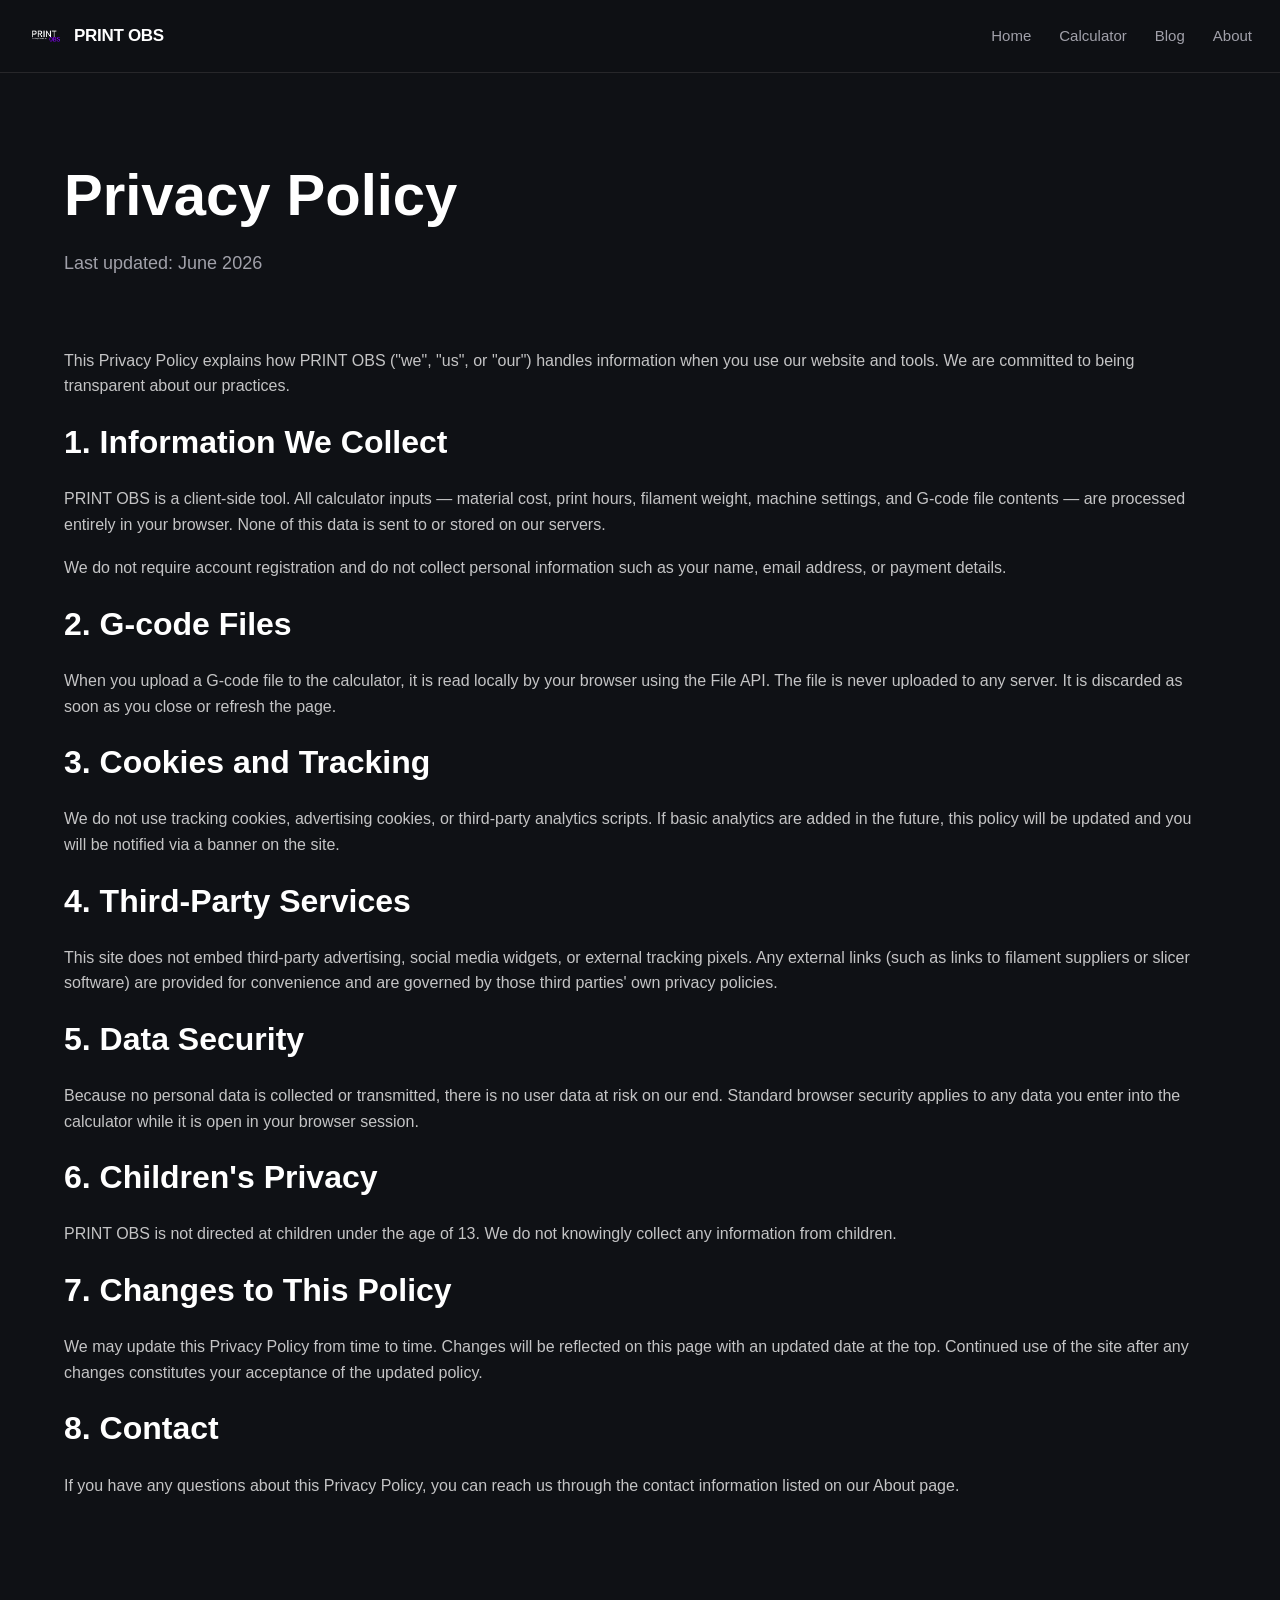
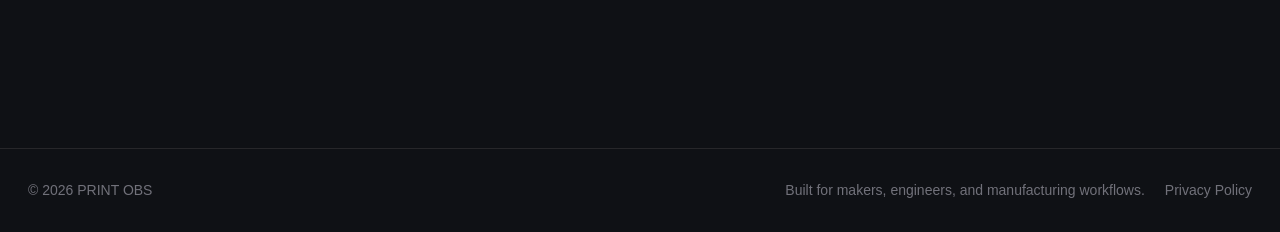
<file: privacy.html>
<!DOCTYPE html>
<html lang="en">
<head>
    <meta charset="UTF-8" />
    <meta name="viewport" content="width=device-width, initial-scale=1.0" />
    <title>Privacy Policy | PRINT OBS</title>
    <link rel="stylesheet" href="styles.css" />
</head>
<body>

    <!-- NAVBAR -->
    <nav class="navbar">
        <div class="nav-content">

            <a href="index.html" class="logo-wrap">
                <img src="logo.png" alt="PRINT OBS" class="logo-icon" style="width:36px; height:36px; object-fit:contain;">
                <span class="logo-name">PRINT OBS</span>
            </a>

            <div class="nav-right">
                <div class="nav-links">
                    <a href="index.html">Home</a>
                    <a href="calculator.html">Calculator</a>
                    <a href="blog.html">Blog</a>
                    <a href="about.html">About</a>
                </div>
            </div>

        </div>
    </nav>

    <!-- HERO -->
    <section class="hero">
        <div class="container">
            <h1>Privacy Policy</h1>
            <p class="hero-desc">Last updated: June 2026</p>
        </div>
    </section>

    <!-- CONTENT -->
    <div class="container" style="padding-bottom: 100px;">
        <div class="content-section">

            <p>This Privacy Policy explains how PRINT OBS ("we", "us", or "our") handles information when you use our website and tools. We are committed to being transparent about our practices.</p>

            <h2>1. Information We Collect</h2>
            <p>PRINT OBS is a client-side tool. All calculator inputs — material cost, print hours, filament weight, machine settings, and G-code file contents — are processed entirely in your browser. None of this data is sent to or stored on our servers.</p>
            <p>We do not require account registration and do not collect personal information such as your name, email address, or payment details.</p>

            <h2>2. G-code Files</h2>
            <p>When you upload a G-code file to the calculator, it is read locally by your browser using the File API. The file is never uploaded to any server. It is discarded as soon as you close or refresh the page.</p>

            <h2>3. Cookies and Tracking</h2>
            <p>We do not use tracking cookies, advertising cookies, or third-party analytics scripts. If basic analytics are added in the future, this policy will be updated and you will be notified via a banner on the site.</p>

            <h2>4. Third-Party Services</h2>
            <p>This site does not embed third-party advertising, social media widgets, or external tracking pixels. Any external links (such as links to filament suppliers or slicer software) are provided for convenience and are governed by those third parties' own privacy policies.</p>

            <h2>5. Data Security</h2>
            <p>Because no personal data is collected or transmitted, there is no user data at risk on our end. Standard browser security applies to any data you enter into the calculator while it is open in your browser session.</p>

            <h2>6. Children's Privacy</h2>
            <p>PRINT OBS is not directed at children under the age of 13. We do not knowingly collect any information from children.</p>

            <h2>7. Changes to This Policy</h2>
            <p>We may update this Privacy Policy from time to time. Changes will be reflected on this page with an updated date at the top. Continued use of the site after any changes constitutes your acceptance of the updated policy.</p>

            <h2>8. Contact</h2>
            <p>If you have any questions about this Privacy Policy, you can reach us through the contact information listed on our About page.</p>

        </div>
    </div>

    <!-- FOOTER -->
    <footer>
        <div class="footer-content">
            <p>© 2026 PRINT OBS</p>
            <div style="display:flex; gap:20px; flex-wrap:wrap;">
                <p>Built for makers, engineers, and manufacturing workflows.</p>
                <a href="privacy.html" style="color:#71717a; font-size:14px; transition:color 0.15s;"
                   onmouseover="this.style.color='#fff'" onmouseout="this.style.color='#71717a'">Privacy Policy</a>
            </div>
        </div>
    </footer>

</body>
</html>
</file>
<file: styles.css>
/* =========================================================
   PRINTOBS — styles.css
   Single shared stylesheet for all pages.
   ========================================================= */

/* ── VARIABLES ─────────────────────────────────────────── */
:root {
    --bg:       #0f1115;
    --surface:  #18181b;
    --deep:     #09090b;
    --border:   #27272a;
    --border-2: #3f3f46;
    --text:     #ffffff;
    --muted:    #a1a1aa;
    --subtle:   #71717a;
    --blue:     #3b82f6;
    --green:    #22c55e;
    --amber:    #f59e0b;
    --red:      #ef4444;
    --radius:   20px;
    --radius-sm:12px;
}

/* ── RESET ─────────────────────────────────────────────── */
*, *::before, *::after { box-sizing: border-box; margin: 0; padding: 0; }

/* ── BASE ───────────────────────────────────────────────── */
body {
    background: var(--bg);
    color: var(--text);
    font-family: Arial, sans-serif;
    line-height: 1.6;
    overflow-x: hidden;
}

a { text-decoration: none; color: inherit; }

/* ── LAYOUT ─────────────────────────────────────────────── */
.container {
    width: 100%;
    max-width: 1200px;
    margin: 0 auto;
    padding: 0 24px;
}

/* Calculator uses wider wrap */
.calc-wrap {
    max-width: 1440px;
    margin: 0 auto;
    padding: 28px;
}

/* ── NAVBAR ─────────────────────────────────────────────── */
.navbar {
    position: sticky;
    top: 0;
    backdrop-filter: blur(12px);
    -webkit-backdrop-filter: blur(12px);
    background: rgba(15, 17, 21, 0.88);
    border-bottom: 1px solid var(--border);
    z-index: 100;
}

.nav-content {
    max-width: 1440px;
    margin: 0 auto;
    padding: 0 28px;
    height: 72px;
    display: flex;
    align-items: center;
    justify-content: space-between;
}

/* ── LOGO ───────────────────────────────────────────────── */
.logo-wrap {
    display: flex;
    align-items: center;
    gap: 10px;
    color: var(--text);
    user-select: none;
    flex-shrink: 0;
}

.logo-icon { flex-shrink: 0; }

.logo-name {
    font-size: 17px;
    font-weight: 800;
    letter-spacing: -0.3px;
}

/* ── NAV RIGHT ──────────────────────────────────────────── */
.nav-right {
    display: flex;
    align-items: center;
    gap: 24px;
}

.nav-links {
    display: flex;
    gap: 28px;
}

.nav-links a {
    color: var(--muted);
    font-size: 15px;
    transition: color 0.15s;
}

.nav-links a:hover,
.nav-links a.active { color: var(--text); }

/* Currency select in navbar */
.nav-currency {
    background: var(--surface);
    border: 1px solid var(--border);
    border-radius: 10px;
    color: var(--text);
    padding: 7px 12px;
    font-size: 13px;
    font-family: Arial, sans-serif;
    cursor: pointer;
    transition: border-color 0.15s;
}

.nav-currency:focus {
    outline: none;
    border-color: var(--blue);
}

/* ── BUTTONS ────────────────────────────────────────────── */
.button-primary {
    display: inline-block;
    padding: 14px 26px;
    border-radius: 14px;
    font-weight: bold;
    font-size: 15px;
    background: white;
    color: black;
    cursor: pointer;
    border: none;
    transition: transform 0.2s;
    font-family: Arial, sans-serif;
}

.button-secondary {
    display: inline-block;
    padding: 14px 26px;
    border-radius: 14px;
    font-weight: bold;
    font-size: 15px;
    border: 1px solid var(--border);
    color: #d4d4d8;
    background: var(--surface);
    cursor: pointer;
    transition: transform 0.2s;
    font-family: Arial, sans-serif;
}

.button-primary:hover,
.button-secondary:hover { transform: translateY(-2px); }

.button-primary:active,
.button-secondary:active { transform: translateY(0); }

/* ── CARDS ──────────────────────────────────────────────── */
.card {
    background: var(--surface);
    border: 1px solid var(--border);
    border-radius: var(--radius);
    padding: 24px;
}

/* Section label inside calculator cards */
.card > h2 {
    font-size: 13px;
    font-weight: 700;
    color: var(--muted);
    text-transform: uppercase;
    letter-spacing: 0.8px;
    margin-bottom: 18px;
}

/* Feature / about cards */
.card h3 {
    font-size: 20px;
    font-weight: 700;
    margin-bottom: 12px;
}

.card p {
    color: var(--muted);
    font-size: 15px;
}

/* ── FOOTER ─────────────────────────────────────────────── */
footer {
    border-top: 1px solid var(--border);
    margin-top: 80px;
}

.footer-content {
    max-width: 1440px;
    margin: 0 auto;
    padding: 30px 28px;
    display: flex;
    justify-content: space-between;
    flex-wrap: wrap;
    gap: 20px;
}

.footer-content p { color: var(--subtle); font-size: 14px; }

/* ── HERO (shared base) ─────────────────────────────────── */
.hero { padding: 90px 0 70px; }

.hero h1 {
    font-size: 58px;
    line-height: 1.1;
    margin-bottom: 22px;
}

.hero > .container > p,
.hero p.hero-desc {
    color: var(--muted);
    font-size: 18px;
    max-width: 760px;
}

/* Index hero — larger with gradient background */
.hero--index {
    position: relative;
    padding: 120px 0 100px;
}

.hero--index::before {
    content: "";
    position: absolute;
    inset: 0;
    background: radial-gradient(circle at top left, rgba(59, 130, 246, 0.12), transparent 35%);
    pointer-events: none;
}

.hero-content { position: relative; z-index: 2; }

.hero--index h1 {
    font-size: 72px;
    max-width: 900px;
    margin-bottom: 24px;
}

.hero--index p {
    font-size: 20px;
    max-width: 720px;
    margin-bottom: 40px;
}

.hero-tag {
    display: inline-block;
    padding: 10px 16px;
    border: 1px solid var(--border);
    border-radius: 999px;
    color: var(--muted);
    font-size: 14px;
    margin-bottom: 28px;
    background: var(--surface);
}

.hero-buttons {
    display: flex;
    gap: 18px;
    flex-wrap: wrap;
}

/* ── PREVIEW (index only) ───────────────────────────────── */
.preview {
    margin-top: 70px;
    background: linear-gradient(145deg, #18181b, #111827);
    border: 1px solid var(--border);
    border-radius: 28px;
    padding: 40px;
}

.preview-grid {
    display: grid;
    grid-template-columns: 1fr 350px;
    gap: 30px;
}

.preview-card {
    background: var(--bg);
    border: 1px solid var(--border);
    border-radius: 20px;
    padding: 24px;
}

.preview-price {
    font-size: 56px;
    font-weight: bold;
    margin: 20px 0 30px;
}

.preview-row {
    display: flex;
    justify-content: space-between;
    margin-bottom: 16px;
}

.preview-row span:first-child { color: var(--muted); }

.fake-input {
    height: 52px;
    background: var(--surface);
    border: 1px solid var(--border);
    border-radius: 14px;
    margin-top: 12px;
    margin-bottom: 18px;
}

/* ── SECTIONS (index features) ──────────────────────────── */
.section { padding: 100px 0; }

.section-title {
    font-size: 52px;
    margin-bottom: 20px;
}

.section-sub {
    color: var(--muted);
    max-width: 700px;
    font-size: 18px;
    margin-bottom: 56px;
}

.features-grid, .grid {
    display: grid;
    grid-template-columns: repeat(auto-fit, minmax(260px, 1fr));
    gap: 22px;
    margin-top: 30px;
}

.feature-card {
    background: var(--surface);
    border: 1px solid var(--border);
    border-radius: 24px;
    padding: 28px;
}

.feature-card h3 { font-size: 20px; margin-bottom: 12px; }
.feature-card p  { color: var(--muted); font-size: 15px; }

/* ── CTA BOX ────────────────────────────────────────────── */
.cta-box {
    background: linear-gradient(135deg, #18181b, #111827);
    border: 1px solid var(--border);
    border-radius: 32px;
    padding: 70px;
    text-align: center;
}

.cta-box h2 { font-size: 48px; margin-bottom: 18px; }

.cta-box p {
    color: var(--muted);
    max-width: 680px;
    margin: 0 auto 32px;
    font-size: 17px;
}

/* ── ABOUT — CONTENT SECTIONS ───────────────────────────── */
.content-section { margin-bottom: 70px; }

.content-section h2 {
    font-size: 32px;
    margin-bottom: 18px;
}

.content-section p {
    color: #c4c4c5;
    margin-bottom: 18px;
    font-size: 16px;
}

/* ── BLOG CARDS ─────────────────────────────────────────── */
.blog-section { padding-bottom: 120px; }

.blog-grid {
    display: grid;
    grid-template-columns: repeat(auto-fit, minmax(320px, 1fr));
    gap: 28px;
}

.blog-card {
    background: var(--surface);
    border: 1px solid var(--border);
    border-radius: 24px;
    overflow: hidden;
    transition: transform 0.25s, border-color 0.25s;
}

.blog-card:hover {
    transform: translateY(-6px);
    border-color: var(--border-2);
}

.blog-image {
    height: 220px;
    background: linear-gradient(135deg, #1e293b, #111827);
    display: flex;
    align-items: center;
    justify-content: center;
    color: var(--subtle);
    font-size: 14px;
    border-bottom: 1px solid var(--border);
}

.blog-content { padding: 28px; }

.blog-tag {
    display: inline-block;
    background: #0f172a;
    border: 1px solid #1e293b;
    color: #93c5fd;
    font-size: 12px;
    padding: 6px 10px;
    border-radius: 999px;
    margin-bottom: 18px;
}

.blog-title { font-size: 22px; line-height: 1.3; margin-bottom: 14px; }
.blog-desc  { color: var(--muted); margin-bottom: 22px; font-size: 15px; }
.read-more  { color: var(--text); font-weight: bold; }

/* ── FEATURED POST ──────────────────────────────────────── */
.featured {
    margin-bottom: 50px;
    background: linear-gradient(145deg, #18181b, #111827);
    border: 1px solid var(--border);
    border-radius: 32px;
    overflow: hidden;
}

.featured-grid { display: grid; grid-template-columns: 1fr 1fr; }

.featured-image {
    min-height: 420px;
    background: linear-gradient(135deg, #111827, #1e293b);
    display: flex;
    align-items: center;
    justify-content: center;
    color: var(--subtle);
}

.featured-content { padding: 50px; }

.featured-content h2 {
    font-size: 36px;
    line-height: 1.2;
    margin: 18px 0;
}

.featured-content p { color: var(--muted); margin-bottom: 28px; }

/* ── CALCULATOR GRID ─────────────────────────────────────── */
.calc-grid {
    display: grid;
    grid-template-columns: 1fr 400px;
    gap: 28px;
    align-items: start;
}

.calc-grid .card { margin-bottom: 16px; }

/* Right column sticks as a whole unit */
.right-col {
    position: sticky;
    top: 88px;
    align-self: start;
    max-height: calc(100vh - 108px);
    overflow-y: auto;
    scrollbar-width: none;       /* Firefox */
    -ms-overflow-style: none;    /* IE/Edge */
}

.right-col::-webkit-scrollbar { display: none; } /* Chrome/Safari */

/* ── FORM INPUTS ────────────────────────────────────────── */
.inputs { display: flex; flex-direction: column; gap: 14px; }

.input-group { display: flex; flex-direction: column; gap: 8px; }

label {
    color: var(--muted);
    font-size: 13px;
    font-weight: 500;
}

input, select {
    background: var(--deep);
    border: 1px solid var(--border);
    border-radius: var(--radius-sm);
    color: var(--text);
    padding: 12px;
    font-size: 15px;
    font-family: Arial, sans-serif;
    transition: border-color 0.15s;
    -webkit-appearance: none;
    appearance: none;
}

input:focus, select:focus {
    outline: none;
    border-color: var(--blue);
}

/* ── QUOTE CARD ─────────────────────────────────────────── */
.quote-card {
    height: fit-content;
    margin-bottom: 0 !important;
}

#matLabel {
    font-size: 10px;
    font-weight: 700;
    letter-spacing: 2.5px;
    text-transform: uppercase;
    color: var(--subtle);
}

.price {
    font-size: 52px;
    font-weight: bold;
    margin: 12px 0 28px;
    letter-spacing: -2px;
    line-height: 1;
}

.row {
    display: flex;
    justify-content: space-between;
    margin-bottom: 12px;
    font-size: 14px;
}

.row span:first-child { color: var(--muted); }
.row span:last-child  { color: #e4e4e7; font-weight: 600; }

.divider { height: 1px; background: var(--border); margin: 12px 0; }

/* ── GCODE UPLOAD ───────────────────────────────────────── */
#gcodeFile { display: none; }

.gcode-label {
    display: flex;
    align-items: center;
    justify-content: center;
    gap: 10px;
    width: 100%;
    padding: 16px 20px;
    border: 1.5px dashed var(--border);
    border-radius: var(--radius-sm);
    background: var(--deep);
    color: var(--muted);
    font-size: 14px;
    font-family: Arial, sans-serif;
    cursor: pointer;
    transition: border-color 0.15s, color 0.15s, background 0.15s;
}

.gcode-label:hover {
    border-color: var(--blue);
    color: var(--text);
    background: rgba(59, 130, 246, 0.06);
}

.gcode-status {
    font-size: 13px;
    margin-top: 10px;
    color: var(--muted);
    min-height: 18px;
    word-break: break-all;
}

.gcode-status.success { color: var(--green); }
.gcode-status.warning { color: var(--amber); }
.gcode-status.loading { color: var(--blue); }
.gcode-status.error   { color: var(--red); }

/* ── FIELD FILL ANIMATION ───────────────────────────────── */
@keyframes fieldFill {
    0%   { border-color: var(--green); box-shadow: 0 0 0 3px rgba(34, 197, 94, 0.2); }
    70%  { border-color: var(--green); box-shadow: 0 0 0 1px rgba(34, 197, 94, 0.05); }
    100% { border-color: var(--border); box-shadow: none; }
}

.field-filled { animation: fieldFill 2s ease-out forwards; }

/* ── RESPONSIVE ─────────────────────────────────────────── */
@media (max-width: 980px) {
    .calc-grid       { grid-template-columns: 1fr; }
    .right-col       { position: static; max-height: none; overflow-y: visible; }
    .featured-grid   { grid-template-columns: 1fr; }
    .preview-grid    { grid-template-columns: 1fr; }
    .featured-content { padding: 30px; }
    .featured-content h2 { font-size: 28px; }
    .hero--index h1, .hero h1 { font-size: 46px; }
    .section-title   { font-size: 38px; }
    .cta-box         { padding: 40px 24px; }
    .cta-box h2      { font-size: 36px; }
}

@media (max-width: 700px) {
    .nav-content  { flex-wrap: wrap; height: auto; padding: 14px 20px; gap: 12px; }
    .nav-links    { gap: 16px; }
    .nav-links a  { font-size: 14px; }
    .hero--index h1, .hero h1 { font-size: 36px; }
    .price        { font-size: 40px; }
    .content-section h2 { font-size: 26px; }
    .cta-box h2   { font-size: 28px; }
    .calc-wrap    { padding: 16px; }
}

/* =========================================================
   POST ARTICLE PAGE
   ========================================================= */

/* ── Back link ──────────────────────────────────────────── */
.post-back {
    display: inline-flex;
    align-items: center;
    gap: 8px;
    color: var(--muted);
    font-size: 14px;
    font-weight: 600;
    margin-bottom: 26px;
    transition: color 0.15s;
}
.post-back:hover { color: var(--text); }

/* ── Post hero ──────────────────────────────────────────── */
.post-hero {
    padding: 70px 0 54px;
    border-bottom: 1px solid var(--border);
}

.post-meta {
    display: flex;
    align-items: center;
    gap: 14px;
    margin-bottom: 22px;
    flex-wrap: wrap;
}

.post-date {
    color: var(--muted);
    font-size: 14px;
}

.post-hero h1 {
    font-size: 46px;
    line-height: 1.12;
    max-width: 820px;
    margin-bottom: 18px;
}

.post-desc {
    color: var(--muted);
    font-size: 17px;
    max-width: 760px;
    line-height: 1.7;
}

/* ── Post body ──────────────────────────────────────────── */
.post-layout {
    display: grid;
    grid-template-columns: 1fr 260px;
    gap: 60px;
    padding: 60px 0 100px;
    align-items: start;
}

.post-body h3 {
    font-size: 22px;
    font-weight: 700;
    margin: 42px 0 14px;
    line-height: 1.3;
}

.post-body h3:first-child { margin-top: 0; }

.post-body p {
    color: #c4c4c5;
    font-size: 16px;
    line-height: 1.85;
    margin-bottom: 20px;
}

.post-body strong { color: var(--text); }

.post-body ul,
.post-body ol {
    padding-left: 22px;
    margin-bottom: 22px;
}

.post-body li {
    color: #c4c4c5;
    font-size: 16px;
    line-height: 1.75;
    margin-bottom: 8px;
}

/* Callout box */
.callout {
    background: var(--surface);
    border: 1px solid var(--border);
    border-left: 3px solid var(--blue);
    border-radius: 12px;
    padding: 18px 20px;
    margin: 28px 0;
}

.callout p {
    margin-bottom: 0;
    color: var(--muted);
    font-size: 15px !important;
}

/* Comparison table */
.post-table {
    width: 100%;
    border-collapse: collapse;
    margin: 28px 0;
    font-size: 14px;
}

.post-table th {
    background: var(--surface);
    color: var(--muted);
    font-weight: 700;
    text-align: left;
    padding: 12px 16px;
    border-bottom: 1px solid var(--border);
    font-size: 12px;
    letter-spacing: 0.5px;
    text-transform: uppercase;
}

.post-table td {
    padding: 12px 16px;
    border-bottom: 1px solid var(--border);
    color: #c4c4c5;
    vertical-align: top;
}

.post-table tr:last-child td { border-bottom: none; }
.post-table tr:hover td { background: rgba(255,255,255,0.02); }

.cell-good { color: #4ade80; font-weight: 600; }
.cell-ok   { color: #fbbf24; font-weight: 600; }
.cell-bad  { color: #f87171; font-weight: 600; }
.cell-name { color: var(--text); font-weight: 700; }

/* ── Sidebar ────────────────────────────────────────────── */
.post-sidebar { position: sticky; top: 88px; }

.sidebar-card {
    background: var(--surface);
    border: 1px solid var(--border);
    border-radius: var(--radius);
    padding: 20px;
    margin-bottom: 16px;
}

.sidebar-card h4 {
    font-size: 11px;
    font-weight: 700;
    letter-spacing: 1.2px;
    text-transform: uppercase;
    color: var(--muted);
    margin-bottom: 14px;
}

.toc-link {
    display: block;
    color: var(--muted);
    font-size: 13px;
    padding: 6px 0;
    border-bottom: 1px solid var(--border);
    transition: color 0.15s;
    line-height: 1.4;
}

.toc-link:last-child { border-bottom: none; }
.toc-link:hover { color: var(--text); }

/* ── Post 404 ───────────────────────────────────────────── */
.post-404 {
    text-align: center;
    padding: 120px 0;
}

.post-404 h2 { font-size: 36px; margin-bottom: 16px; }
.post-404 p  { color: var(--muted); margin-bottom: 30px; }

/* ── Post responsive ─────────────────────────────────────── */
@media (max-width: 900px) {
    .post-layout { grid-template-columns: 1fr; gap: 40px; }
    .post-sidebar { position: static; }
    .post-hero h1 { font-size: 34px; }
}

@media (max-width: 700px) {
    .post-hero  { padding: 50px 0 36px; }
    .post-hero h1 { font-size: 28px; }
    .post-layout  { padding: 40px 0 70px; }
    .post-body h3 { font-size: 19px; }
}

/* =========================================================
   INVOICE SYSTEM
   ========================================================= */

/* ── Add to Invoice button ───────────────────────────────── */
.add-invoice-btn {
    display: flex;
    align-items: center;
    justify-content: center;
    gap: 8px;
    width: 100%;
    margin-top: 18px;
    padding: 11px;
    background: transparent;
    border: 1.5px solid var(--blue);
    border-radius: var(--radius-sm);
    color: var(--blue);
    font-size: 14px;
    font-weight: 700;
    font-family: Arial, sans-serif;
    cursor: pointer;
    transition: background 0.15s, color 0.15s, border-color 0.15s;
}

.add-invoice-btn:hover          { background: var(--blue); color: white; }
.add-invoice-btn--added         { background: var(--green) !important; color: white !important; border-color: var(--green) !important; }

/* ── Invoice header row ──────────────────────────────────── */
.invoice-header-row {
    display: flex;
    align-items: center;
    justify-content: space-between;
    margin-bottom: 16px;
}

/* ── Invoice items ───────────────────────────────────────── */
.invoice-empty {
    color: var(--muted);
    font-size: 13px;
    text-align: center;
    padding: 18px 0 6px;
    line-height: 1.6;
}

.invoice-item {
    display: flex;
    align-items: center;
    gap: 8px;
    padding: 9px 0;
    border-bottom: 1px solid var(--border);
}

.invoice-item:last-child { border-bottom: none; }

.invoice-item-num {
    width: 22px;
    height: 22px;
    border-radius: 6px;
    background: var(--border);
    display: flex;
    align-items: center;
    justify-content: center;
    font-size: 11px;
    font-weight: 700;
    color: var(--muted);
    flex-shrink: 0;
}

.invoice-item-desc {
    flex: 1;
    background: transparent;
    border: 1px solid transparent;
    border-radius: 6px;
    color: var(--text);
    font-size: 13px;
    font-family: Arial, sans-serif;
    padding: 4px 6px;
    min-width: 0;
    transition: border-color 0.15s, background 0.15s;
}

.invoice-item-desc:focus {
    outline: none;
    background: var(--deep);
    border-color: var(--border);
}

.invoice-item-price {
    font-size: 13px;
    font-weight: 700;
    color: var(--text);
    white-space: nowrap;
    flex-shrink: 0;
}

.invoice-item-remove {
    background: none;
    border: none;
    color: var(--subtle);
    cursor: pointer;
    font-size: 18px;
    line-height: 1;
    padding: 2px 5px;
    border-radius: 6px;
    flex-shrink: 0;
    transition: color 0.15s, background 0.15s;
}

.invoice-item-remove:hover { color: var(--red); background: rgba(239,68,68,0.1); }

/* ── Invoice buttons ─────────────────────────────────────── */
.invoice-print-btn {
    background: white;
    color: black;
    border: none;
    border-radius: var(--radius-sm);
    padding: 8px 14px;
    font-size: 13px;
    font-weight: 700;
    font-family: Arial, sans-serif;
    cursor: pointer;
    transition: transform 0.15s, opacity 0.15s;
}

.invoice-print-btn:hover { transform: translateY(-1px); }

.invoice-clear-btn {
    background: transparent;
    color: var(--muted);
    border: 1px solid var(--border);
    border-radius: var(--radius-sm);
    padding: 8px 12px;
    font-size: 13px;
    font-weight: 600;
    font-family: Arial, sans-serif;
    cursor: pointer;
    transition: color 0.15s, border-color 0.15s;
}

.invoice-clear-btn:hover { color: var(--red); border-color: var(--red); }

/* ── Toggle switch ───────────────────────────────────────── */
.toggle-row {
    display: flex;
    align-items: center;
    justify-content: space-between;
    padding: 4px 0;
}

.toggle-row > span {
    color: var(--muted);
    font-size: 13px;
    font-weight: 500;
}

.toggle-switch {
    position: relative;
    width: 42px;
    height: 24px;
    flex-shrink: 0;
}

.toggle-switch input {
    opacity: 0;
    width: 0;
    height: 0;
    position: absolute;
}

.toggle-slider {
    position: absolute;
    cursor: pointer;
    inset: 0;
    background: var(--border-2);
    border-radius: 24px;
    transition: background 0.2s;
}

.toggle-slider::before {
    content: "";
    position: absolute;
    width: 18px;
    height: 18px;
    left: 3px;
    bottom: 3px;
    background: white;
    border-radius: 50%;
    transition: transform 0.2s;
}

.toggle-switch input:checked + .toggle-slider         { background: var(--blue); }
.toggle-switch input:checked + .toggle-slider::before { transform: translateX(18px); }

/* ── Logo preview ────────────────────────────────────────── */
.logo-preview-wrap {
    display: flex;
    align-items: center;
    gap: 12px;
}

.logo-preview-wrap img {
    height: 44px;
    max-width: 140px;
    object-fit: contain;
    border-radius: 8px;
    border: 1px solid var(--border);
    background: var(--deep);
    padding: 4px;
}

.logo-remove-btn {
    background: none;
    border: 1px solid var(--border);
    border-radius: 8px;
    color: var(--muted);
    font-size: 12px;
    font-family: Arial, sans-serif;
    padding: 5px 10px;
    cursor: pointer;
    transition: color 0.15s, border-color 0.15s;
}

.logo-remove-btn:hover { color: var(--red); border-color: var(--red); }

/* =========================================================
   PRINT MEDIA QUERY
   ========================================================= */
@media print {
    @page { margin: 15mm 18mm; size: A4; }

    body > *:not(#invoice-print-view) { display: none !important; }

    #invoice-print-view {
        display: block !important;
        width: 100%;
        background: white;
        color: black;
    }
}
</file>
